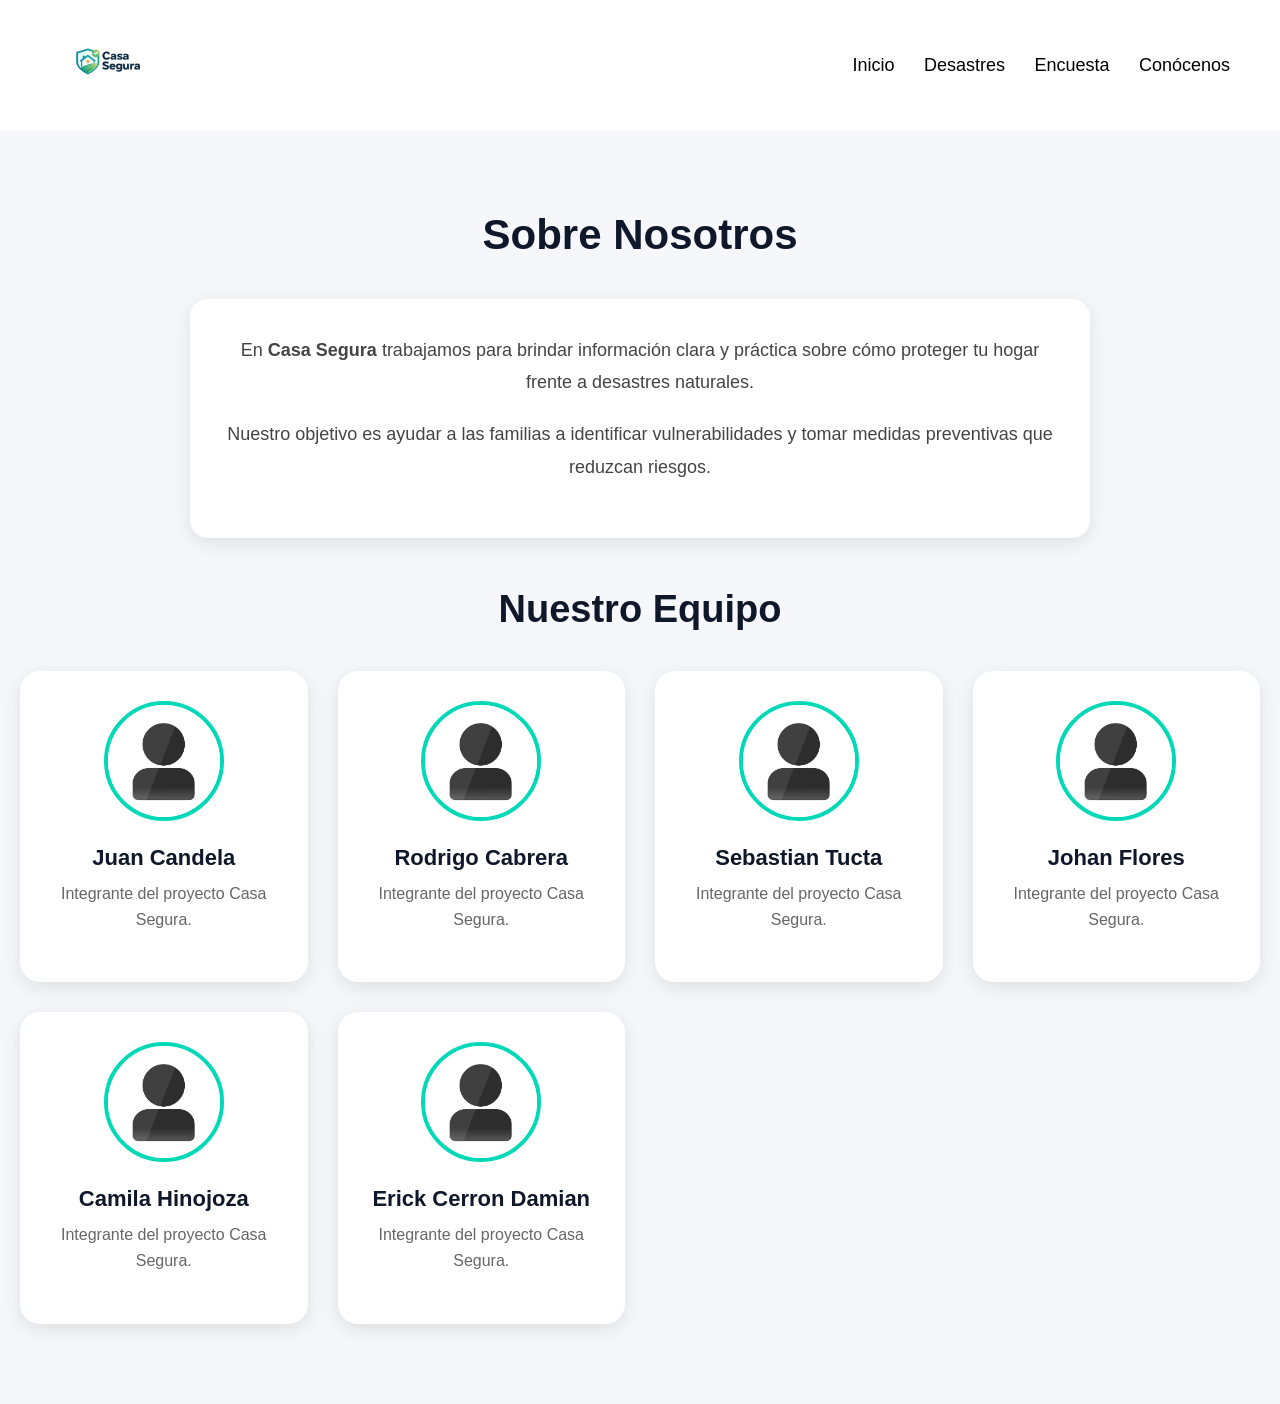
<file: conocenos.html>
<!DOCTYPE html>
<html lang="es">
<head>
    <meta charset="UTF-8">
    <title>Conócenos | Casa Segura</title>
    <link rel="stylesheet" href="estilos.css">
</head>
<body>
    <header class="comienzo">
        <div class="logo">
            <img src="logo.png" alt="Logo">
        </div>
        <nav class="menu">
            <a href="index.html">Inicio</a>
            <a href="desastres.html">Desastres</a>
            <a href="encuesta.html">Encuesta</a>
            <a href="conocenos.html">Conócenos</a>
        </nav>
    </header>
    <main class="contenido">
        <h2>Sobre Nosotros</h2>
        <section class="nosotros">
        <p>
            En <strong>Casa Segura</strong> trabajamos para brindar información clara y práctica
            sobre cómo proteger tu hogar frente a desastres naturales.
        </p>
        <p>
            Nuestro objetivo es ayudar a las familias a identificar vulnerabilidades y
            tomar medidas preventivas que reduzcan riesgos.
        </p>
        </section>
        <section class="equipo">
            <h3>Nuestro Equipo</h3>
            <div class="miembros">
                <article class="miembro-card">
                    <img src="Anonimo.png" alt="Integrante">
                    <h4>Juan Candela</h4>
                    <p>Integrante del proyecto Casa Segura.</p>
                </article>
                <article class="miembro-card">
                    <img src="Anonimo.png" alt="Integrante">
                    <h4>Rodrigo Cabrera</h4>
                    <p>Integrante del proyecto Casa Segura.</p>
                </article>
                <article class="miembro-card">
                    <img src="Anonimo.png" alt="Integrante">
                    <h4>Sebastian Tucta</h4>
                    <p>Integrante del proyecto Casa Segura.</p>
                </article>
                <article class="miembro-card">
                    <img src="Anonimo.png" alt="Integrante">
                    <h4>Johan Flores</h4>
                    <p>Integrante del proyecto Casa Segura.</p>
                </article>
                <article class="miembro-card">
                    <img src="Anonimo.png" alt="Integrante">
                    <h4>Camila Hinojoza</h4>
                    <p>Integrante del proyecto Casa Segura.</p>
                </article>
                <article class="miembro-card">
                    <img src="Anonimo.png" alt="Integrante">
                    <h4>Erick Cerron Damian</h4>
                    <p>Integrante del proyecto Casa Segura.</p>
                </article>
            </div>
        </section>
    </main>
</body>
</html>
</file>
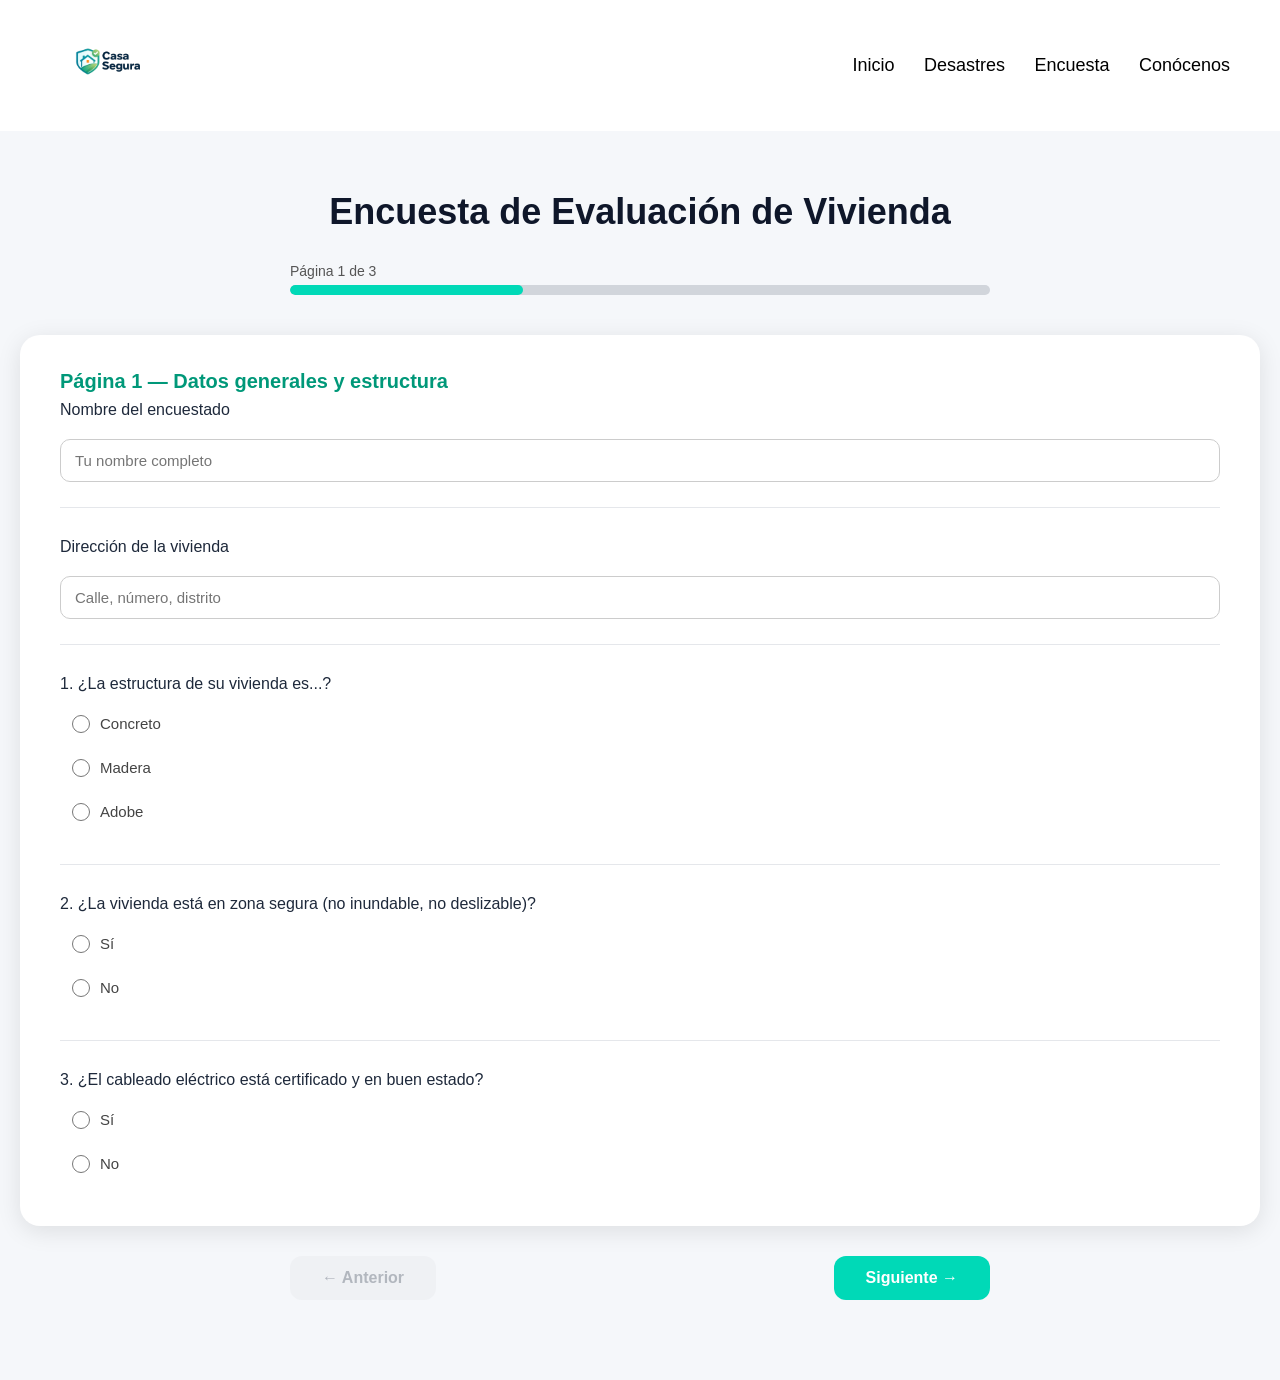
<file: encuesta.html>
<!DOCTYPE html>
<html lang="es">
<head>
    <meta charset="UTF-8">
    <title>Encuesta | Casa Segura</title>
    <link rel="stylesheet" href="estilos.css">
    <link rel="stylesheet" href="encuesta.css">
</head>
<body>

    <!-- ===== ENCABEZADO ===== -->
    <header class="comienzo">
        <div class="logo">
            <img src="logo.png" alt="Logo">
        </div>
        <nav class="menu">
            <a href="index.html">Inicio</a>
            <a href="desastres.html">Desastres</a>
            <a href="encuesta.html">Encuesta</a>
            <a href="conocenos.html">Conócenos</a>
        </nav>
    </header>

    <!-- ===== CONTENIDO PRINCIPAL ===== -->
    <main class="pagina-encuesta">

        <h2>Encuesta de Evaluación de Vivienda</h2>

        <!-- Barra de progreso -->
        <div class="barra-progreso-wrap">
            <div class="barra-progreso-texto" id="texto-progreso">Página 1 de 3</div>
            <div class="barra-progreso-fondo">
                <div class="barra-progreso-fill" id="fill-progreso" style="width: 33.33%"></div>
            </div>
        </div>

        <!-- ================================================================
             PÁGINA 1 — Información básica y estructura
             Para editar las preguntas busca el bloque marcado con:
             <!-- [PÁGINA 1 — PREGUNTAS] -->
        <!-- ================================================================ -->
        <div class="pagina-preguntas activa" id="pagina-1">
            <div class="tarjeta-preguntas">
                <h3>Página 1 — Datos generales y estructura</h3>

                <!-- [PÁGINA 1 — PREGUNTAS] — Edita las preguntas aquí -->

                <div class="pregunta">
                    <p>Nombre del encuestado</p>
                    <input type="text" id="nombre" placeholder="Tu nombre completo">
                </div>

                <div class="pregunta">
                    <p>Dirección de la vivienda</p>
                    <input type="text" id="direccion" placeholder="Calle, número, distrito">
                </div>

                <div class="pregunta" data-nombre="estructura">
                    <p>1. ¿La estructura de su vivienda es...?</p>
                    <label><input type="radio" name="estructura" value="3"> Concreto</label>
                    <label><input type="radio" name="estructura" value="2"> Madera</label>
                    <label><input type="radio" name="estructura" value="1"> Adobe</label>
                </div>

                <div class="pregunta" data-nombre="zona">
                    <p>2. ¿La vivienda está en zona segura (no inundable, no deslizable)?</p>
                    <label><input type="radio" name="zona" value="2"> Sí</label>
                    <label><input type="radio" name="zona" value="0"> No</label>
                </div>

                <div class="pregunta" data-nombre="cableado">
                    <p>3. ¿El cableado eléctrico está certificado y en buen estado?</p>
                    <label><input type="radio" name="cableado" value="2"> Sí</label>
                    <label><input type="radio" name="cableado" value="0"> No</label>
                </div>

                <!-- [FIN PÁGINA 1 — PREGUNTAS] -->
            </div>
        </div>

        <!-- ================================================================
             PÁGINA 2 — Seguridad y equipamiento
             Para editar las preguntas busca el bloque marcado con:
             <!-- [PÁGINA 2 — PREGUNTAS] -->
        <!-- ================================================================ -->
        <div class="pagina-preguntas" id="pagina-2">
            <div class="tarjeta-preguntas">
                <h3>Página 2 — Seguridad y equipamiento</h3>

                <!-- [PÁGINA 2 — PREGUNTAS] — Edita las preguntas aquí -->

                <div class="pregunta" data-nombre="alarma">
                    <p>4. ¿Cuenta con sistema de alarma o seguridad?</p>
                    <label><input type="radio" name="alarma" value="2"> Sí</label>
                    <label><input type="radio" name="alarma" value="0"> No</label>
                </div>

                <div class="pregunta" data-nombre="extintores">
                    <p>5. ¿Posee extintores en buen estado?</p>
                    <label><input type="radio" name="extintores" value="2"> Sí</label>
                    <label><input type="radio" name="extintores" value="0"> No</label>
                </div>

                <div class="pregunta" data-nombre="humo">
                    <p>6. ¿Tiene detectores de humo instalados?</p>
                    <label><input type="radio" name="humo" value="2"> Sí</label>
                    <label><input type="radio" name="humo" value="0"> No</label>
                </div>

                <div class="pregunta" data-nombre="botiquin">
                    <p>7. ¿Cuenta con botiquín de primeros auxilios?</p>
                    <label><input type="radio" name="botiquin" value="2"> Sí</label>
                    <label><input type="radio" name="botiquin" value="0"> No</label>
                </div>

                <!-- [FIN PÁGINA 2 — PREGUNTAS] -->
            </div>
        </div>

        <!-- ================================================================
             PÁGINA 3 — Evacuación y plan familiar
             Para editar las preguntas busca el bloque marcado con:
             <!-- [PÁGINA 3 — PREGUNTAS] -->
        <!-- ================================================================ -->
        <div class="pagina-preguntas" id="pagina-3">
            <div class="tarjeta-preguntas">
                <h3>Página 3 — Evacuación y plan familiar</h3>

                <!-- [PÁGINA 3 — PREGUNTAS] — Edita las preguntas aquí -->

                <div class="pregunta" data-nombre="salidas">
                    <p>8. ¿Tiene salidas de emergencia señalizadas?</p>
                    <label><input type="radio" name="salidas" value="2"> Sí</label>
                    <label><input type="radio" name="salidas" value="1"> No aplica</label>
                    <label><input type="radio" name="salidas" value="0"> No</label>
                </div>

                <div class="pregunta" data-nombre="cerraduras">
                    <p>9. ¿Las puertas y ventanas tienen cerraduras seguras?</p>
                    <label><input type="radio" name="cerraduras" value="2"> Sí</label>
                    <label><input type="radio" name="cerraduras" value="0"> No</label>
                </div>

                <div class="pregunta" data-nombre="plan">
                    <p>10. ¿Existen planes familiares de evacuación ante desastres?</p>
                    <label><input type="radio" name="plan" value="2"> Sí</label>
                    <label><input type="radio" name="plan" value="0"> No</label>
                </div>

                <div class="pregunta">
                    <p>Comentarios u observaciones adicionales</p>
                    <textarea id="comentarios" rows="4" placeholder="Escribe aquí cualquier detalle relevante sobre tu vivienda..."></textarea>
                </div>

                <!-- [FIN PÁGINA 3 — PREGUNTAS] -->
            </div>
        </div>

        <!-- Alerta de validación -->
        <div class="alerta-validacion" id="alerta">
            ⚠️ Por favor responde todas las preguntas antes de continuar.
        </div>

        <!-- Botones de navegación -->
        <div class="nav-botones">
            <button class="btn-nav btn-anterior" id="btn-anterior" onclick="cambiarPagina(-1)" disabled>
                ← Anterior
            </button>
            <button class="btn-nav btn-siguiente" id="btn-siguiente" onclick="cambiarPagina(1)">
                Siguiente →
            </button>
        </div>

    </main>

    <script src="encuesta.js"></script>
</body>
</html>
</body>
</html>
</file>
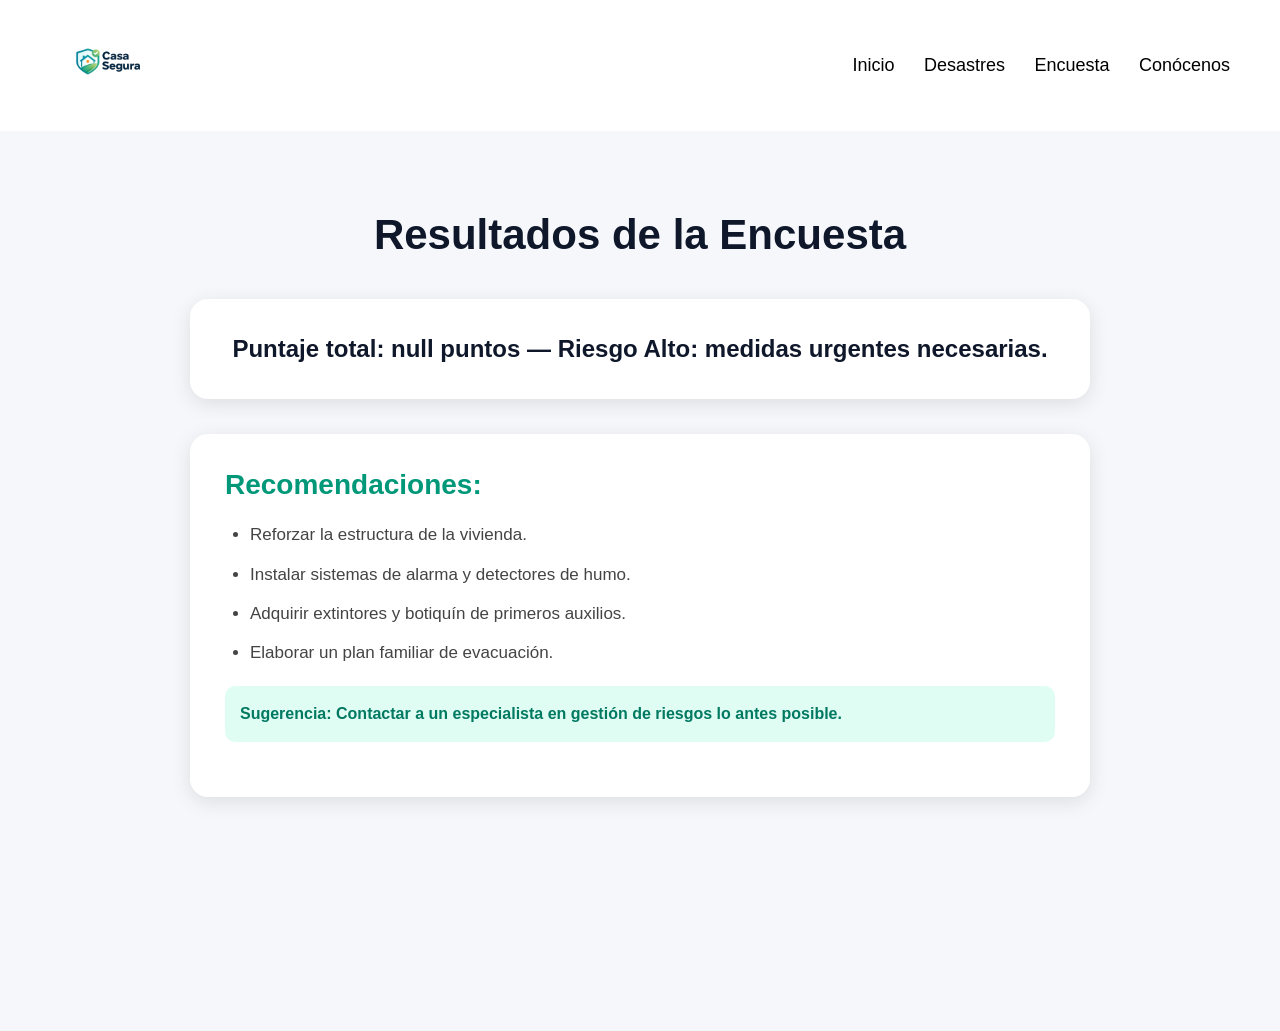
<file: resultado.html>
<!DOCTYPE html>
<html lang="es">
<head>
    <meta charset="UTF-8">
    <title>Resultados | Casa Segura</title>
    <link rel="stylesheet" href="estilos.css">
</head>
<body>
    <header class="comienzo">
        <div class="logo">
            <img src="logo.png" alt="Logo">
        </div>
        <nav class="menu">
            <a href="index.html">Inicio</a>
            <a href="desastres.html">Desastres</a>
            <a href="encuesta.html">Encuesta</a>
            <a href="conocenos.html">Conócenos</a>
        </nav>
    </header>

    <main class="contenido">
        <h2>Resultados de la Encuesta</h2>
        <p id="resultado"></p>
        <div id="recomendaciones" class="recomendaciones"></div>
    </main>

    <script>
        const puntaje = localStorage.getItem("puntajeTotal");
        let interpretacion = "";
        let recomendaciones = "";

        if (puntaje <= 8) {
        interpretacion = "Riesgo Alto: medidas urgentes necesarias.";
        recomendaciones = `
            <h3>Recomendaciones:</h3>
            <ul>
            <li>Reforzar la estructura de la vivienda.</li>
            <li>Instalar sistemas de alarma y detectores de humo.</li>
            <li>Adquirir extintores y botiquín de primeros auxilios.</li>
            <li>Elaborar un plan familiar de evacuación.</li>
            </ul>
            <p><strong>Sugerencia:</strong> Contactar a un especialista en gestión de riesgos lo antes posible.</p>
        `;
        } else if (puntaje <= 14) {
        interpretacion = "Riesgo Medio: implementar mejoras progresivas.";
        recomendaciones = `
            <h3>Recomendaciones:</h3>
            <ul>
            <li>Revisar cableado eléctrico y cerraduras.</li>
            <li>Agregar salidas de emergencia señalizadas.</li>
            <li>Actualizar el botiquín y verificar extintores.</li>
            </ul>
            <p><strong>Sugerencia:</strong> Planificar mejoras en un plazo de 6 meses.</p>
        `;
        } else if (puntaje <= 18) {
        interpretacion = "Riesgo Bajo: condiciones aceptables con revisiones periódicas.";
        recomendaciones = `
            <h3>Recomendaciones:</h3>
            <ul>
            <li>Realizar mantenimientos preventivos cada año.</li>
            <li>Capacitar a la familia en protocolos de emergencia.</li>
            <li>Verificar periódicamente detectores de humo y alarmas.</li>
            </ul>
            <p><strong>Sugerencia:</strong> Mantener un calendario de revisiones.</p>
        `;
        } else {
        interpretacion = "Vivienda Segura: cumple con la mayoría de criterios.";
        recomendaciones = `
            <h3>Recomendaciones:</h3>
            <ul>
            <li>Continuar con mantenimientos preventivos.</li>
            <li>Actualizar el plan de evacuación cada año.</li>
            <li>Revisar periódicamente instalaciones eléctricas y de gas.</li>
            </ul>
            <p><strong>Sugerencia:</strong> Compartir buenas prácticas con vecinos para fortalecer la seguridad comunitaria.</p>
        `;
        }

        document.getElementById("resultado").textContent =
        "Puntaje total: " + puntaje + " puntos — " + interpretacion;

        document.getElementById("recomendaciones").innerHTML = recomendaciones;
    </script>
</body>
</html>
</file>
<file: estilos.css>
* {
    margin: 0;
    padding: 0;
    box-sizing: border-box;
}

body {
    font-family: Arial, sans-serif;
}

.comienzo {
    display: flex;
    justify-content: space-between;
    align-items: center;

    padding: 20px 50px;

    background-color: white;
}

.logo img {
    width: 200px;
    height: 150px;
    
}

.menu a {
    color: black;
    text-decoration: none;
    margin-left: 25px;
    font-size: 18px;
    transition: 0.3s;
}

.menu a:hover {
    color: #00d9b7;
}

.hero {
    height: 90vh;

    display: flex;
    align-items: center;

    padding-left: 70px;

    background-image:
    linear-gradient(to right, rgba(0,0,40,0.9), rgba(0,0,0,0.2)),
    url("fondo.jpg");

    background-size: cover;
    background-position: center;

    color: white;
}

.texto {
    max-width: 600px;
}

.texto h1 {
    font-size: 70px;
    line-height: 1.1;
}

.texto span {
    color: #00d9b7;
}

.texto p {
    margin-top: 25px;
    font-size: 22px;
    line-height: 1.5;
}

.botones {
    margin-top: 35px;
}

.btn {
    padding: 15px 30px;
    border-radius: 10px;
    text-decoration: none;
    font-weight: bold;
    margin-right: 15px;
    transition: 0.3s;
}

.verde {
    background-color: #00d9b7;
    color: white;
}

.transparente {
    border: 2px solid white;
    color: white;
}

.btn:hover {
    transform: scale(1.05);
}
.conoce-desastres {
    padding: 70px 50px;
    text-align: center;
}

.conoce-desastres h1 {
    font-size: 40px;
    margin-bottom: 10px;
}

.conoce-desastres p {
    color: gray;
    margin-bottom: 50px;
}

.cards {
    display: flex;
    justify-content: center;
    gap: 25px;
    flex-wrap: wrap;
}

.card {
    width: 220px;
    background-color: white;

    border: 1px solid #ddd;
    border-radius: 15px;

    padding: 25px;

    transition: 0.3s;
}

.card:hover {
    transform: translateY(-10px);
    box-shadow: 0px 10px 20px rgba(0,0,0,0.1);
}

.card h2 {
    margin-bottom: 15px;
    font-size: 28px;
}

.card p {
    font-size: 15px;
    color: #555;
    line-height: 1.5;
}

.card a {
    text-decoration: none;
    color: #00b894;
    font-weight: bold;
}

* {
    margin: 0;
    padding: 0;
    box-sizing: border-box;
}

body {
    font-family: Arial, sans-serif;
    background-color: #f5f5f5;
}

.comienzo {
    display: flex;
    justify-content: space-between;
    align-items: center;

    padding: 20px 50px;

    background-color: white;

    box-shadow: 0px 2px 10px rgba(0,0,0,0.1);
}


.logo img {
    width: 130px;
    height: auto;
}

.menu a {
    text-decoration: none;

    margin-left: 25px;

    color: black;

    font-size: 18px;

    transition: 0.3s;
}


.hero-desastres {

    height: 45vh;

    background-image:
    linear-gradient(rgba(0,0,0,0.5), rgba(0,0,0,0.5)),
    url("fondo-desastres.jpg");

    background-size: cover;
    background-position: center;

    display: flex;
    justify-content: center;
    align-items: center;

    text-align: center;

    color: white;
}

.overlay h1 {
    font-size: 55px;
    margin-bottom: 20px;
}

.overlay p {
    font-size: 20px;
    max-width: 700px;
    line-height: 1.6;
}



.vulnerabilidades {

    padding: 80px 60px;

    background-color: #f5f7fa;
}

.vulnerabilidades h2 {

    text-align: center;

    font-size: 40px;

    margin-bottom: 50px;

    color: #1e293b;
}



.galeria {

    display: grid;

    grid-template-columns: repeat(auto-fit, minmax(320px, 1fr));

    gap: 35px;
}



.card-desastre {

    background-color: white;

    border-radius: 18px;

    overflow: hidden;

    box-shadow: 0px 5px 20px rgba(0,0,0,0.1);

    transition: 0.3s;
}

.card-desastre:hover {

    transform: translateY(-8px);
}



.card-desastre img {

    width: 100%;

    height: 230px;

    object-fit: cover;
}



.contenido {

    padding: 25px;
}

.contenido h3 {

    font-size: 28px;

    margin-bottom: 15px;

    color: #0f172a;
}

.contenido p {

    color: #555;

    line-height: 1.7;

    margin-bottom: 20px;
}



.dato {

    background-color: #e0fdf4;

    color: #009879;

    padding: 12px;

    border-radius: 10px;

    font-weight: bold;

    font-size: 14px;
}


.contenido {
    padding: 80px 20px;
    background-color: #f5f7fa;
    min-height: 100vh;
}

.contenido h2 {
    text-align: center;
    font-size: 42px;
    margin-bottom: 40px;
    color: #0f172a;
}


.form-encuesta {
    max-width: 900px;
    margin: auto;

    background-color: white;

    padding: 40px;

    border-radius: 20px;

    box-shadow: 0px 5px 25px rgba(0,0,0,0.1);
}


.form-encuesta section {
    margin-bottom: 35px;

    padding-bottom: 25px;

    border-bottom: 1px solid #e5e7eb;
}

.form-encuesta h3 {
    margin-bottom: 20px;

    color: #009879;

    font-size: 24px;
}


.form-encuesta label {
    display: block;

    margin-bottom: 15px;

    font-size: 17px;

    color: #333;
}


.form-encuesta input[type="text"],
.form-encuesta textarea {

    width: 100%;

    margin-top: 8px;

    padding: 14px;

    border: 1px solid #ccc;

    border-radius: 10px;

    font-size: 16px;

    transition: 0.3s;
}

.form-encuesta input[type="text"]:focus,
.form-encuesta textarea:focus {

    border-color: #00d9b7;

    outline: none;

    box-shadow: 0px 0px 10px rgba(0,217,183,0.2);
}


.form-encuesta input[type="radio"] {
    margin-right: 8px;

    transform: scale(1.1);
}


.form-encuesta button {

    background-color: #00d9b7;

    color: white;

    border: none;

    padding: 15px 35px;

    font-size: 18px;

    font-weight: bold;

    border-radius: 12px;

    cursor: pointer;

    transition: 0.3s;
}

.form-encuesta button:hover {

    background-color: #00b89c;

    transform: scale(1.05);
}



#resultado {

    max-width: 900px;

    margin: auto;

    background-color: white;

    padding: 30px;

    border-radius: 18px;

    font-size: 24px;

    text-align: center;

    font-weight: bold;

    color: #0f172a;

    box-shadow: 0px 5px 20px rgba(0,0,0,0.1);

    margin-bottom: 35px;
}


.recomendaciones {

    max-width: 900px;

    margin: auto;

    background-color: white;

    padding: 35px;

    border-radius: 18px;

    box-shadow: 0px 5px 20px rgba(0,0,0,0.1);
}

.recomendaciones h3 {

    color: #009879;

    margin-bottom: 20px;

    font-size: 28px;
}

.recomendaciones ul {

    padding-left: 25px;

    margin-bottom: 20px;
}

.recomendaciones li {

    margin-bottom: 12px;

    color: #444;

    line-height: 1.6;

    font-size: 17px;
}

.recomendaciones p {

    background-color: #e0fdf4;

    color: #007961;

    padding: 15px;

    border-radius: 10px;

    font-weight: bold;

    line-height: 1.6;
}



@media (max-width: 768px) {

    .comienzo {

        flex-direction: column;

        gap: 20px;

        padding: 20px;
    }

    .menu a {

        margin: 10px;
    }

    .contenido h2 {

        font-size: 32px;
    }

    .form-encuesta {

        padding: 25px;
    }

    #resultado {

        font-size: 20px;
    }
}


.nosotros {

    max-width: 900px;

    margin: auto;

    background-color: white;

    padding: 35px;

    border-radius: 18px;

    box-shadow: 0px 5px 20px rgba(0,0,0,0.1);

    margin-bottom: 50px;

    text-align: center;
}

.nosotros p {

    font-size: 18px;

    color: #444;

    line-height: 1.8;

    margin-bottom: 20px;
}


.equipo h3 {

    text-align: center;

    font-size: 38px;

    margin-bottom: 40px;

    color: #0f172a;
}


.miembros {

    display: grid;

    grid-template-columns: repeat(auto-fit, minmax(240px, 1fr));

    gap: 30px;
}


.miembro-card {

    background-color: white;

    border-radius: 20px;

    padding: 30px;

    text-align: center;

    box-shadow: 0px 5px 20px rgba(0,0,0,0.1);

    transition: 0.3s;
}

.miembro-card:hover {

    transform: translateY(-10px);
}


.miembro-card img {

    width: 120px;

    height: 120px;

    border-radius: 50%;

    object-fit: cover;

    margin-bottom: 20px;

    border: 4px solid #00d9b7;
}


.miembro-card h4 {

    font-size: 22px;

    margin-bottom: 10px;

    color: #0f172a;
}

.miembro-card p {

    color: #666;

    line-height: 1.6;
}
/* =========================
CHATBOT
========================= */

.chat-boton {

    position: fixed;

    bottom: 20px;
    right: 20px;

    width: 60px;
    height: 60px;

    border-radius: 50%;

    background-color: #00d9b7;

    color: white;

    font-size: 28px;

    display: flex;

    justify-content: center;

    align-items: center;

    cursor: pointer;

    box-shadow: 0px 5px 20px rgba(0,0,0,0.25);

    transition: 0.3s;

    z-index: 999;
}

.chat-boton:hover {

    transform: scale(1.1);
}

/* CONTENEDOR */

@keyframes aparecer {

    from {

        opacity: 0;

        transform: translateY(20px);
    }

    to {

        opacity: 1;

        transform: translateY(0px);
    }
}

/* HEADER */

.chat-header {

    background-color: #00d9b7;

    color: white;

    padding: 18px;

    font-size: 20px;

    font-weight: bold;
}

/* MENSAJES */

.chat-mensajes {

    flex: 1;

    padding: 15px;

    overflow-y: auto;

    background-color: #f5f7fa;
}

/* MENSAJE BOT */

.bot {

    background-color: #e0fdf4;

    padding: 12px;

    border-radius: 12px;

    margin-bottom: 12px;

    max-width: 80%;
}

/* MENSAJE USUARIO */

.usuario {

    background-color: #00d9b7;

    color: white;

    padding: 12px;

    border-radius: 12px;

    margin-bottom: 12px;

    margin-left: auto;

    max-width: 80%;
}

/* INPUT */

.chat-input-area {

    display: flex;

    border-top: 1px solid #ddd;
}

.chat-input-area input {

    flex: 1;

    padding: 15px;

    border: none;

    outline: none;
}

.chat-input-area button {

    background-color: #00d9b7;

    color: white;

    border: none;

    padding: 0px 20px;

    cursor: pointer;
}
/* CONTENEDOR DEL CHAT */

.chat-container {

    position: fixed;

    bottom: 90px;

    right: 20px;

    width: 320px;

    height: 420px;

    background-color: white;

    border-radius: 20px;

    display: none;

    flex-direction: column;

    overflow: hidden;

    box-shadow: 0px 8px 25px rgba(0,0,0,0.25);

    z-index: 999;

    animation: aparecer 0.3s ease;
}
.pagina-encuesta h2 {

    text-align: center;

    font-size: 42px;

    margin-bottom: 40px;

    color: #0f172a;
}
.pagina-encuesta {

    padding: 80px 20px;

    background-color: #f5f7fa;

    min-height: 100vh;
}
</file>
<file: encuesta.css>
.pagina-encuesta {
            padding: 60px 20px 80px;
            background-color: #f5f7fa;
            min-height: 100vh;
        }

        .pagina-encuesta h2 {
            text-align: center;
            font-size: 36px;
            margin-bottom: 30px;
            color: #0f172a;
        }

        .barra-progreso-wrap {
            max-width: 700px;
            margin: 0 auto 40px;
        }

        .barra-progreso-texto {
            font-size: 14px;
            color: #555;
            margin-bottom: 6px;
        }

        .barra-progreso-fondo {
            background-color: #d1d5db;
            border-radius: 99px;
            height: 10px;
            overflow: hidden;
        }

        .barra-progreso-fill {
            height: 100%;
            background-color: #00d9b7;
            border-radius: 99px;
            transition: width 0.4s ease;
        }

        .carrusel-encuesta {
            max-width: 700px;
            margin: 0 auto;
            overflow: hidden;
            position: relative;
        }

        .pagina-preguntas {
            display: none;
            animation: fadeIn 0.35s ease;
        }

        .pagina-preguntas.activa {
            display: block;
        }

        @keyframes fadeIn {
            from { opacity: 0; transform: translateX(30px); }
            to   { opacity: 1; transform: translateX(0); }
        }

        .tarjeta-preguntas {
            background-color: white;
            border-radius: 20px;
            padding: 35px 40px;
            box-shadow: 0px 5px 25px rgba(0,0,0,0.1);
        }

        .tarjeta-preguntas h3 {
            font-size: 20px;
            color: #009879;
            margin-bottom: 8px;
            font-weight: 700;
        }

        .pregunta {
            margin-bottom: 30px;
            padding-bottom: 25px;
            border-bottom: 1px solid #e5e7eb;
        }

        .pregunta:last-child {
            margin-bottom: 0;
            padding-bottom: 0;
            border-bottom: none;
        }

        .pregunta p {
            font-size: 16px;
            color: #1e293b;
            margin-bottom: 14px;
            font-weight: 500;
        }

        .pregunta label {
            display: flex;
            align-items: center;
            gap: 10px;
            font-size: 15px;
            color: #444;
            margin-bottom: 10px;
            cursor: pointer;
            padding: 8px 12px;
            border-radius: 8px;
            transition: background 0.2s;
        }

        .pregunta label:hover {
            background-color: #f0fdf9;
        }

        .pregunta input[type="radio"] {
            width: 18px;
            height: 18px;
            accent-color: #00d9b7;
            flex-shrink: 0;
        }

        .pregunta input[type="text"],
        .pregunta textarea {
            width: 100%;
            margin-top: 6px;
            padding: 12px 14px;
            border: 1px solid #ccc;
            border-radius: 10px;
            font-size: 15px;
            font-family: Arial, sans-serif;
            transition: 0.3s;
            resize: vertical;
        }

        .pregunta input[type="text"]:focus,
        .pregunta textarea:focus {
            border-color: #00d9b7;
            outline: none;
            box-shadow: 0 0 0 3px rgba(0,217,183,0.15);
        }

        .nav-botones {
            display: flex;
            justify-content: space-between;
            align-items: center;
            margin-top: 30px;
            max-width: 700px;
            margin-left: auto;
            margin-right: auto;
        }

        .btn-nav {
            padding: 13px 32px;
            border: none;
            border-radius: 12px;
            font-size: 16px;
            font-weight: bold;
            cursor: pointer;
            transition: 0.25s;
        }

        .btn-anterior {
            background-color: #e5e7eb;
            color: #374151;
        }

        .btn-anterior:hover {
            background-color: #d1d5db;
        }

        .btn-siguiente, .btn-enviar {
            background-color: #00d9b7;
            color: white;
        }

        .btn-siguiente:hover, .btn-enviar:hover {
            background-color: #00b89c;
            transform: scale(1.03);
        }

        .btn-anterior:disabled {
            opacity: 0.35;
            cursor: not-allowed;
            transform: none;
        }

        .alerta-validacion {
            display: none;
            background-color: #fef2f2;
            border: 1px solid #fca5a5;
            color: #b91c1c;
            padding: 12px 16px;
            border-radius: 10px;
            font-size: 14px;
            margin-top: 16px;
            max-width: 700px;
            margin-left: auto;
            margin-right: auto;
        }

        .alerta-validacion.visible {
            display: block;
        }
</file>
